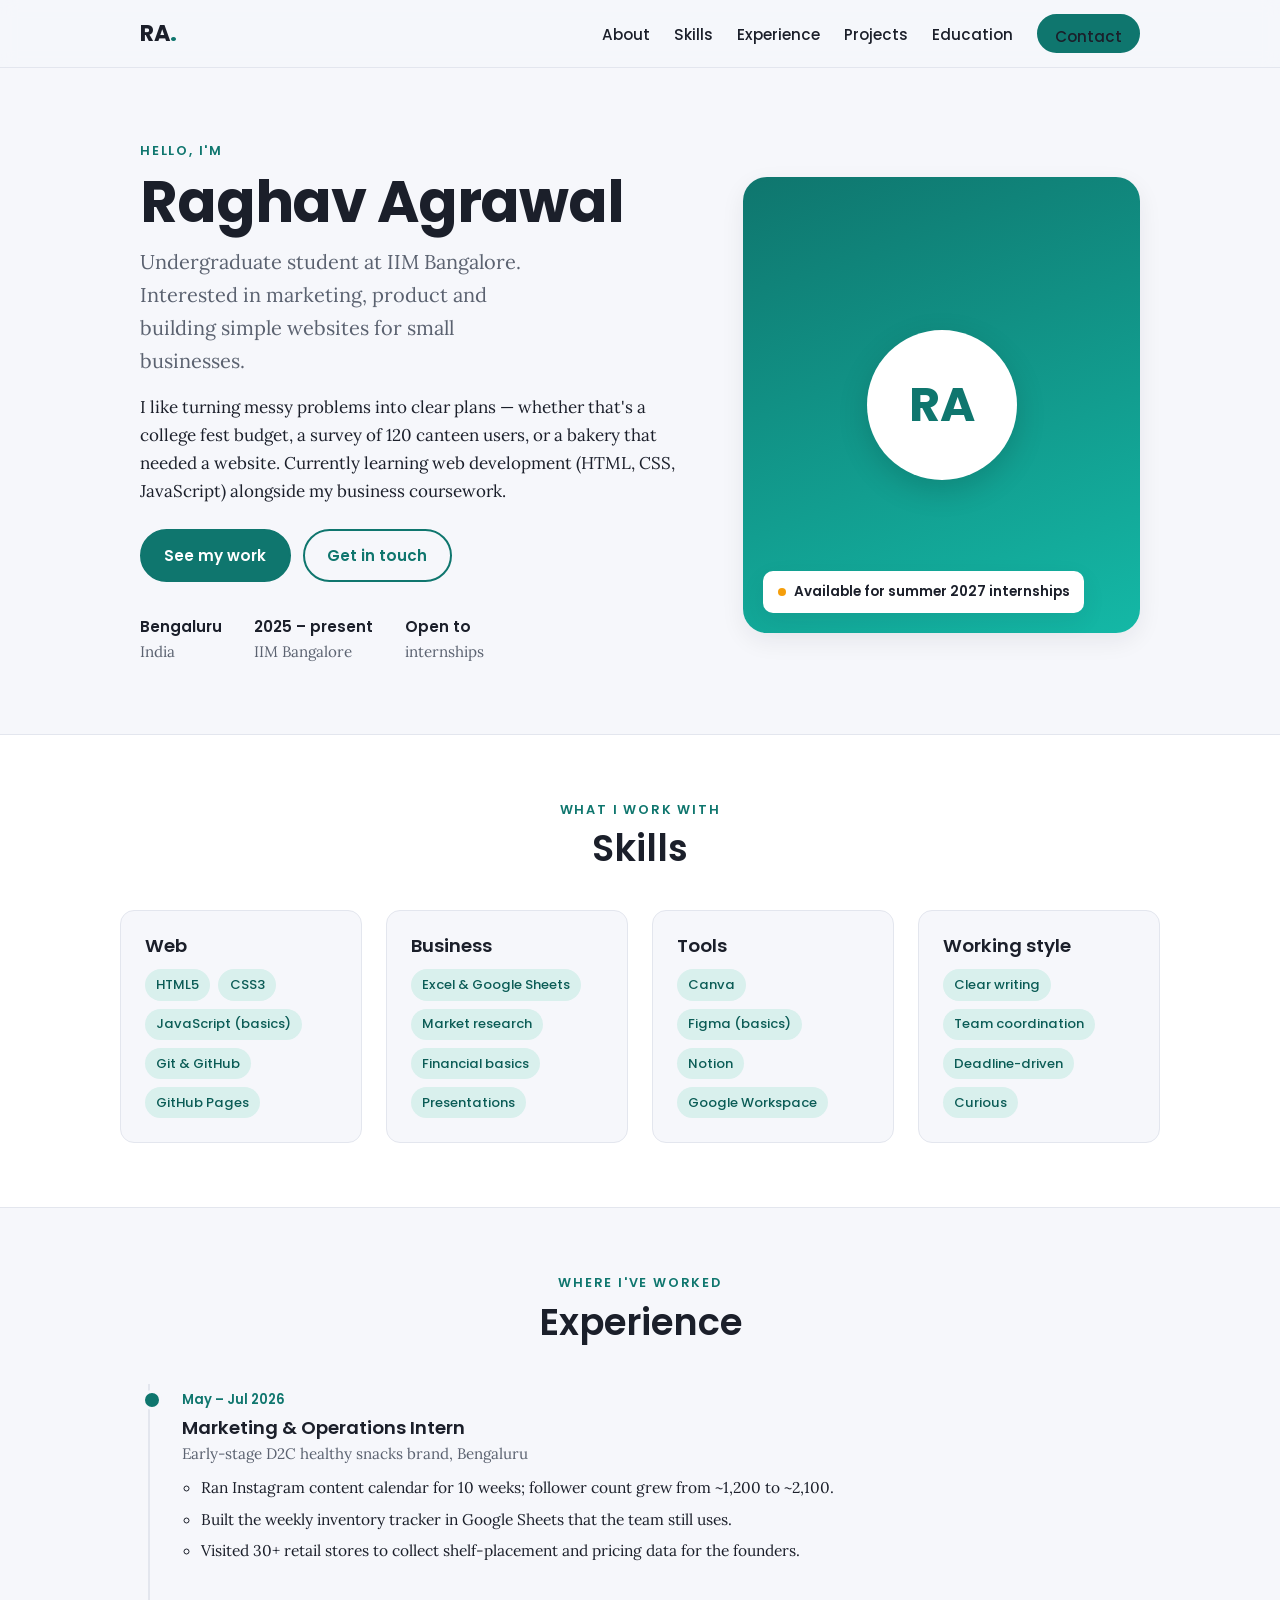
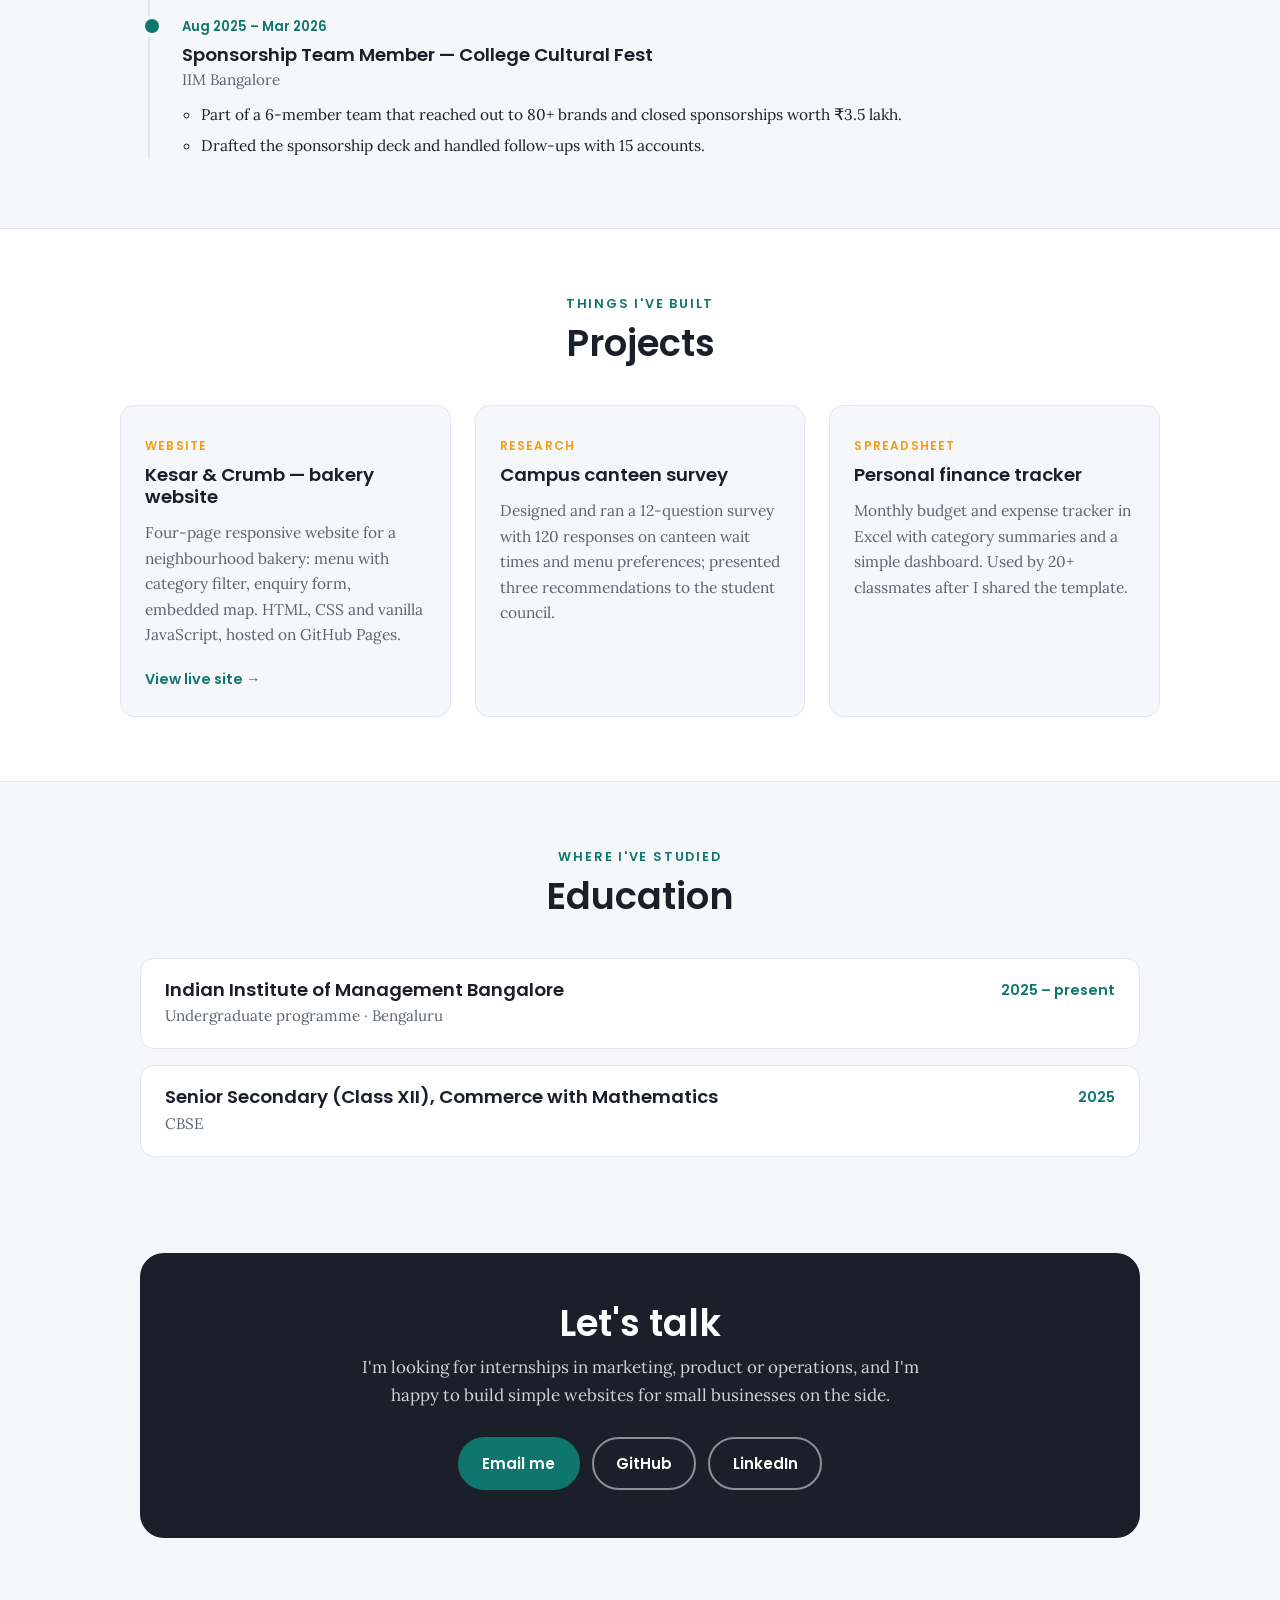
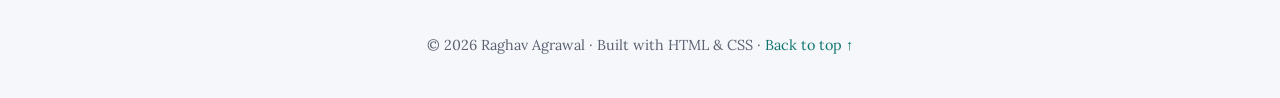
<file: index.html>
<!DOCTYPE html>
<html lang="en">
<head>
  <meta charset="UTF-8">
  <meta name="viewport" content="width=device-width, initial-scale=1.0">
  <title>Raghav Agrawal — Resume</title>
  <meta name="description" content="Personal resume website of Raghav Agrawal, undergraduate student at IIM Bangalore.">
  <!-- Google Fonts: Poppins for headings, Lora for body text -->
  <link rel="preconnect" href="https://fonts.googleapis.com">
  <link rel="preconnect" href="https://fonts.gstatic.com" crossorigin>
  <link href="https://fonts.googleapis.com/css2?family=Poppins:wght@500;600;700&family=Lora:ital,wght@0,400;0,500;1,400&display=swap" rel="stylesheet">
  <link rel="stylesheet" href="css/styles.css">
</head>
<body>

  <!-- ===== Navigation bar (flexbox, sticky) ===== -->
  <header id="top" class="site-header">
    <nav class="navbar">
      <a href="#top" class="logo">RA<span>.</span></a>
      <ul class="nav-links">
        <li><a href="#about">About</a></li>
        <li><a href="#skills">Skills</a></li>
        <li><a href="#experience">Experience</a></li>
        <li><a href="#projects">Projects</a></li>
        <li><a href="#education">Education</a></li>
        <li><a href="#contact" class="btn btn-small">Contact</a></li>
      </ul>
    </nav>
  </header>

  <main>

    <!-- ===== Hero ===== -->
    <section id="about" class="hero">
      <div class="hero-text">
        <p class="eyebrow">Hello, I'm</p>
        <h1>Raghav Agrawal</h1>
        <p class="tagline">Undergraduate student at IIM Bangalore. Interested in marketing, product and building simple websites for small businesses.</p>
        <p class="summary">I like turning messy problems into clear plans — whether that's a college fest budget, a survey of 120 canteen users, or a bakery that needed a website. Currently learning web development (HTML, CSS, JavaScript) alongside my business coursework.</p>
        <div class="hero-actions">
          <a href="#projects" class="btn">See my work</a>
          <a href="#contact" class="btn btn-outline">Get in touch</a>
        </div>
        <ul class="quick-facts">
          <li><strong>Bengaluru</strong> India</li>
          <li><strong>2025 – present</strong> IIM Bangalore</li>
          <li><strong>Open to</strong> internships</li>
        </ul>
      </div>
      <div class="hero-card">
        <div class="avatar">RA</div>
        <span class="badge">Available for summer 2027 internships</span>
      </div>
    </section>

    <!-- ===== Skills (cards, CSS grid) ===== -->
    <section id="skills" class="section section-alt">
      <div class="section-head">
        <p class="eyebrow">What I work with</p>
        <h2>Skills</h2>
      </div>
      <div class="card-grid">
        <article class="card">
          <h3>Web</h3>
          <ul class="tag-list">
            <li>HTML5</li><li>CSS3</li><li>JavaScript (basics)</li><li>Git &amp; GitHub</li><li>GitHub Pages</li>
          </ul>
        </article>
        <article class="card">
          <h3>Business</h3>
          <ul class="tag-list">
            <li>Excel &amp; Google Sheets</li><li>Market research</li><li>Financial basics</li><li>Presentations</li>
          </ul>
        </article>
        <article class="card">
          <h3>Tools</h3>
          <ul class="tag-list">
            <li>Canva</li><li>Figma (basics)</li><li>Notion</li><li>Google Workspace</li>
          </ul>
        </article>
        <article class="card">
          <h3>Working style</h3>
          <ul class="tag-list">
            <li>Clear writing</li><li>Team coordination</li><li>Deadline-driven</li><li>Curious</li>
          </ul>
        </article>
      </div>
    </section>

    <!-- ===== Experience (timeline) ===== -->
    <section id="experience" class="section">
      <div class="section-head">
        <p class="eyebrow">Where I've worked</p>
        <h2>Experience</h2>
      </div>
      <ol class="timeline">
        <li class="timeline-item">
          <span class="timeline-date">May – Jul 2026</span>
          <div class="timeline-body">
            <h3>Marketing &amp; Operations Intern</h3>
            <p class="muted">Early-stage D2C healthy snacks brand, Bengaluru</p>
            <ul>
              <li>Ran Instagram content calendar for 10 weeks; follower count grew from ~1,200 to ~2,100.</li>
              <li>Built the weekly inventory tracker in Google Sheets that the team still uses.</li>
              <li>Visited 30+ retail stores to collect shelf-placement and pricing data for the founders.</li>
            </ul>
          </div>
        </li>
        <li class="timeline-item">
          <span class="timeline-date">Aug 2025 – Mar 2026</span>
          <div class="timeline-body">
            <h3>Sponsorship Team Member — College Cultural Fest</h3>
            <p class="muted">IIM Bangalore</p>
            <ul>
              <li>Part of a 6-member team that reached out to 80+ brands and closed sponsorships worth ₹3.5 lakh.</li>
              <li>Drafted the sponsorship deck and handled follow-ups with 15 accounts.</li>
            </ul>
          </div>
        </li>
      </ol>
    </section>

    <!-- ===== Projects (cards) ===== -->
    <section id="projects" class="section section-alt">
      <div class="section-head">
        <p class="eyebrow">Things I've built</p>
        <h2>Projects</h2>
      </div>
      <div class="card-grid">
        <article class="card project-card">
          <span class="project-type">Website</span>
          <h3>Kesar &amp; Crumb — bakery website</h3>
          <p>Four-page responsive website for a neighbourhood bakery: menu with category filter, enquiry form, embedded map. HTML, CSS and vanilla JavaScript, hosted on GitHub Pages.</p>
          <a href="https://raghavmanojagrawal-lgtm.github.io/Kesar-and-crumb_IIMB/" class="text-link" target="_blank" rel="noopener">View live site →</a>
        </article>
        <article class="card project-card">
          <span class="project-type">Research</span>
          <h3>Campus canteen survey</h3>
          <p>Designed and ran a 12-question survey with 120 responses on canteen wait times and menu preferences; presented three recommendations to the student council.</p>
        </article>
        <article class="card project-card">
          <span class="project-type">Spreadsheet</span>
          <h3>Personal finance tracker</h3>
          <p>Monthly budget and expense tracker in Excel with category summaries and a simple dashboard. Used by 20+ classmates after I shared the template.</p>
        </article>
      </div>
    </section>

    <!-- ===== Education ===== -->
    <section id="education" class="section">
      <div class="section-head">
        <p class="eyebrow">Where I've studied</p>
        <h2>Education</h2>
      </div>
      <div class="edu-list">
        <div class="edu-item">
          <div>
            <h3>Indian Institute of Management Bangalore</h3>
            <p class="muted">Undergraduate programme · Bengaluru</p>
          </div>
          <span class="edu-year">2025 – present</span>
        </div>
        <div class="edu-item">
          <div>
            <h3>Senior Secondary (Class XII), Commerce with Mathematics</h3>
            <p class="muted">CBSE</p>
          </div>
          <span class="edu-year">2025</span>
        </div>
      </div>
    </section>

    <!-- ===== Contact ===== -->
    <section id="contact" class="section contact">
      <div class="contact-box">
        <h2>Let's talk</h2>
        <p>I'm looking for internships in marketing, product or operations, and I'm happy to build simple websites for small businesses on the side.</p>
        <div class="contact-actions">
          <a href="mailto:raghav.agrawal@example.com" class="btn">Email me</a>
          <a href="https://github.com/raghavmanojagrawal-lgtm" class="btn btn-outline" target="_blank" rel="noopener">GitHub</a>
          <a href="https://www.linkedin.com/" class="btn btn-outline" target="_blank" rel="noopener">LinkedIn</a>
        </div>
      </div>
    </section>

  </main>

  <footer class="site-footer">
    <p>© 2026 Raghav Agrawal · Built with HTML &amp; CSS · <a href="#top">Back to top ↑</a></p>
  </footer>

</body>
</html>
</file>
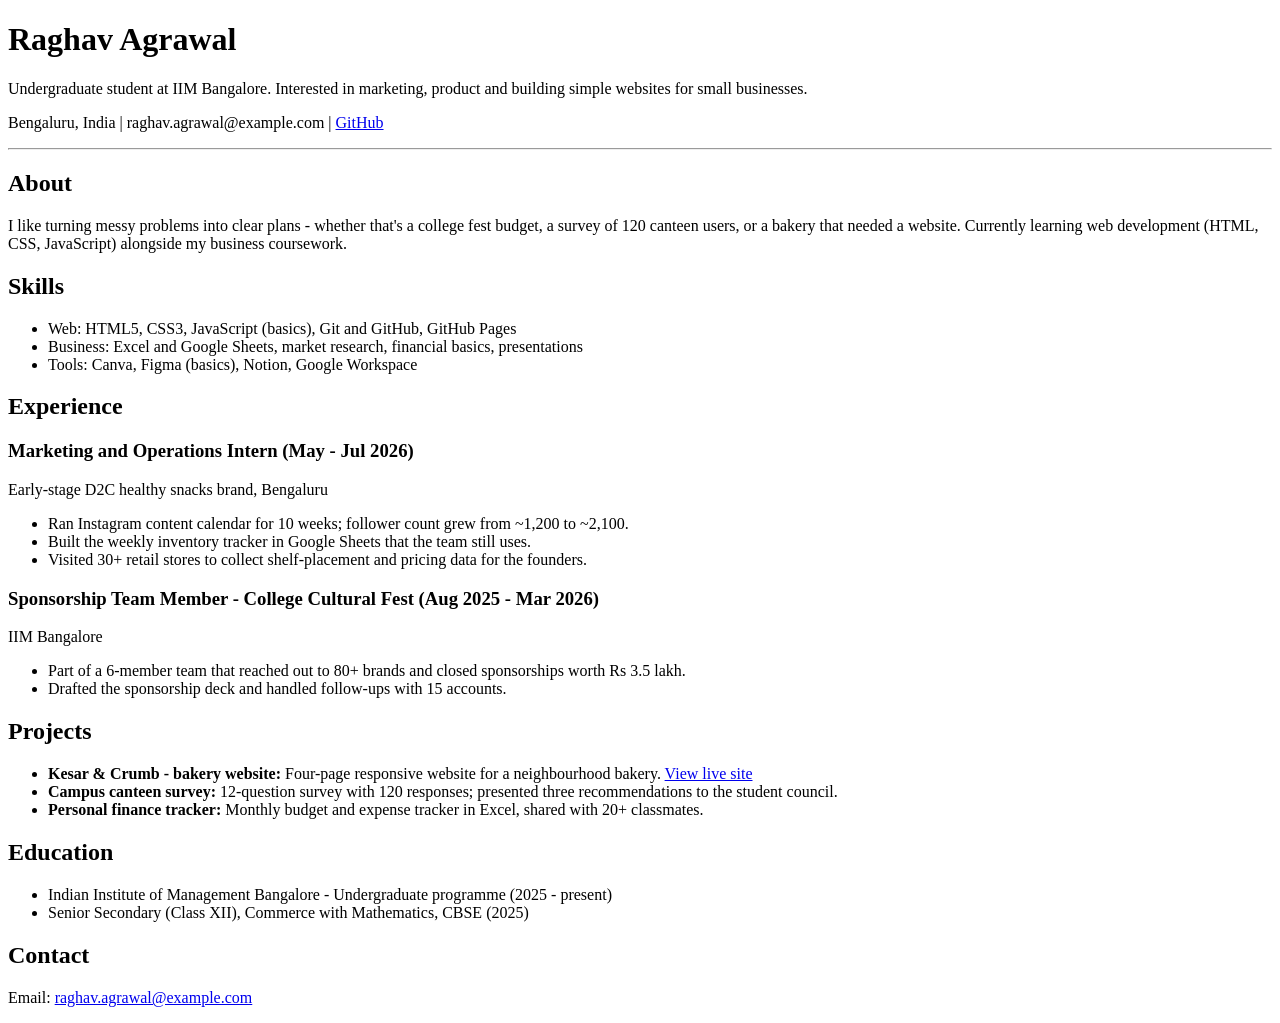
<file: v1-html-only.html>
<!DOCTYPE html>
<html lang="en">
<head>
  <meta charset="UTF-8">
  <meta name="viewport" content="width=device-width, initial-scale=1.0">
  <title>Raghav Agrawal - Resume</title>
</head>
<body>

  <h1>Raghav Agrawal</h1>
  <p>Undergraduate student at IIM Bangalore. Interested in marketing, product and building simple websites for small businesses.</p>
  <p>Bengaluru, India | raghav.agrawal@example.com | <a href="https://github.com/raghavmanojagrawal-lgtm">GitHub</a></p>

  <hr>

  <h2>About</h2>
  <p>I like turning messy problems into clear plans - whether that's a college fest budget, a survey of 120 canteen users, or a bakery that needed a website. Currently learning web development (HTML, CSS, JavaScript) alongside my business coursework.</p>

  <h2>Skills</h2>
  <ul>
    <li>Web: HTML5, CSS3, JavaScript (basics), Git and GitHub, GitHub Pages</li>
    <li>Business: Excel and Google Sheets, market research, financial basics, presentations</li>
    <li>Tools: Canva, Figma (basics), Notion, Google Workspace</li>
  </ul>

  <h2>Experience</h2>
  <h3>Marketing and Operations Intern (May - Jul 2026)</h3>
  <p>Early-stage D2C healthy snacks brand, Bengaluru</p>
  <ul>
    <li>Ran Instagram content calendar for 10 weeks; follower count grew from ~1,200 to ~2,100.</li>
    <li>Built the weekly inventory tracker in Google Sheets that the team still uses.</li>
    <li>Visited 30+ retail stores to collect shelf-placement and pricing data for the founders.</li>
  </ul>
  <h3>Sponsorship Team Member - College Cultural Fest (Aug 2025 - Mar 2026)</h3>
  <p>IIM Bangalore</p>
  <ul>
    <li>Part of a 6-member team that reached out to 80+ brands and closed sponsorships worth Rs 3.5 lakh.</li>
    <li>Drafted the sponsorship deck and handled follow-ups with 15 accounts.</li>
  </ul>

  <h2>Projects</h2>
  <ul>
    <li><strong>Kesar &amp; Crumb - bakery website:</strong> Four-page responsive website for a neighbourhood bakery. <a href="https://raghavmanojagrawal-lgtm.github.io/Kesar-and-crumb_IIMB/">View live site</a></li>
    <li><strong>Campus canteen survey:</strong> 12-question survey with 120 responses; presented three recommendations to the student council.</li>
    <li><strong>Personal finance tracker:</strong> Monthly budget and expense tracker in Excel, shared with 20+ classmates.</li>
  </ul>

  <h2>Education</h2>
  <ul>
    <li>Indian Institute of Management Bangalore - Undergraduate programme (2025 - present)</li>
    <li>Senior Secondary (Class XII), Commerce with Mathematics, CBSE (2025)</li>
  </ul>

  <h2>Contact</h2>
  <p>Email: <a href="mailto:raghav.agrawal@example.com">raghav.agrawal@example.com</a></p>

</body>
</html>
</file>
<file: css/styles.css>
/* ============================================================
   Raghav Agrawal — Resume website
   CSS module assignment: fonts, colour palette, selectors,
   display & positioning, alignment, spacing, text formatting.
   ============================================================ */

/* ---------- 1. Colour palette & fonts (CSS variables) ---------- */
:root {
  --ink: #1b1f2a;          /* main text */
  --ink-soft: #5b6270;     /* secondary text */
  --bg: #f6f7fb;           /* page background */
  --surface: #ffffff;      /* cards */
  --line: #e3e6ee;         /* borders */
  --accent: #0f766e;       /* teal — buttons, highlights */
  --accent-dark: #0b5c56;
  --accent-soft: #d9f0ed;  /* light teal tint */
  --amber: #f59e0b;        /* small pops of colour */

  --font-heading: "Poppins", "Segoe UI", Arial, sans-serif;
  --font-body: "Lora", Georgia, "Times New Roman", serif;

  --radius: 14px;
  --shadow: 0 8px 24px rgba(27, 31, 42, 0.07);
  --max-width: 1040px;
}

/* ---------- 2. Element selectors: base typography ---------- */
* { box-sizing: border-box; }

html { scroll-behavior: smooth; }

body {
  margin: 0;
  font-family: var(--font-body);
  font-size: 17px;
  line-height: 1.65;
  color: var(--ink);
  background: var(--bg);
}

h1, h2, h3 {
  font-family: var(--font-heading);
  line-height: 1.2;
  margin: 0 0 0.5rem;
  color: var(--ink);
}

h1 { font-size: clamp(2.4rem, 5vw, 3.6rem); font-weight: 700; letter-spacing: -0.02em; }
h2 { font-size: clamp(1.7rem, 3vw, 2.3rem); font-weight: 600; }
h3 { font-size: 1.15rem; font-weight: 600; }

p  { margin: 0 0 1rem; }
ul { margin: 0; padding-left: 1.2rem; }
li { margin-bottom: 0.35rem; }

a { color: var(--accent); text-decoration: none; }
a:hover { color: var(--accent-dark); text-decoration: underline; }

/* ---------- 3. Class selectors: reusable pieces ---------- */
.eyebrow {
  font-family: var(--font-heading);
  font-size: 0.8rem;
  font-weight: 600;
  letter-spacing: 0.14em;
  text-transform: uppercase;
  color: var(--accent);
  margin-bottom: 0.4rem;
}

.muted { color: var(--ink-soft); font-size: 0.95rem; margin-bottom: 0.6rem; }

.btn {
  display: inline-block;
  font-family: var(--font-heading);
  font-weight: 600;
  font-size: 0.95rem;
  padding: 0.75rem 1.4rem;
  border-radius: 999px;
  background: var(--accent);
  color: #fff;
  border: 2px solid var(--accent);
  transition: background 0.15s ease, transform 0.15s ease;
}
.btn:hover { background: var(--accent-dark); border-color: var(--accent-dark); color: #fff; text-decoration: none; transform: translateY(-1px); }
.btn-outline { background: transparent; color: var(--accent); }
.btn-outline:hover { background: var(--accent-soft); color: var(--accent-dark); }
.btn-small { padding: 0.45rem 1rem; font-size: 0.85rem; }

.text-link { font-family: var(--font-heading); font-weight: 600; font-size: 0.9rem; }

/* ---------- 4. Navigation bar: flexbox + sticky positioning ---------- */
.site-header {
  position: sticky;           /* stays visible while scrolling */
  top: 0;
  z-index: 100;
  background: rgba(246, 247, 251, 0.9);
  backdrop-filter: blur(8px);
  border-bottom: 1px solid var(--line);
}

.navbar {
  max-width: var(--max-width);
  margin: 0 auto;
  padding: 0.9rem 1.25rem;
  display: flex;              /* logo left, links right */
  align-items: center;
  justify-content: space-between;
}

.logo {
  font-family: var(--font-heading);
  font-weight: 700;
  font-size: 1.4rem;
  color: var(--ink);
  letter-spacing: -0.02em;
}
.logo span { color: var(--accent); }

.nav-links {
  list-style: none;
  padding: 0;
  display: flex;
  gap: 1.5rem;
  align-items: center;
}
.nav-links li { margin: 0; }
.nav-links a {
  font-family: var(--font-heading);
  font-weight: 500;
  font-size: 0.95rem;
  color: var(--ink);
  padding-bottom: 2px;
  border-bottom: 2px solid transparent;
}
.nav-links a:hover { color: var(--accent); text-decoration: none; border-bottom-color: var(--accent); }
.nav-links .btn { border-bottom: 2px solid var(--accent); }

/* ---------- 5. Hero: two-column grid + positioned badge ---------- */
.hero {
  max-width: var(--max-width);
  margin: 0 auto;
  padding: 4.5rem 1.25rem 4rem;
  display: grid;
  grid-template-columns: 1.4fr 1fr;
  gap: 3rem;
  align-items: center;
}

.tagline {
  font-size: 1.25rem;
  color: var(--ink-soft);
  max-width: 34ch;
}
.summary { max-width: 58ch; }

.hero-actions { display: flex; gap: 0.75rem; flex-wrap: wrap; margin: 1.5rem 0 2rem; }

.quick-facts {
  list-style: none;
  padding: 0;
  display: flex;
  gap: 2rem;
  flex-wrap: wrap;
  font-size: 0.95rem;
  color: var(--ink-soft);
}
.quick-facts strong { display: block; font-family: var(--font-heading); color: var(--ink); font-weight: 600; }

.hero-card {
  position: relative;          /* anchor for the absolutely-positioned badge */
  background: linear-gradient(160deg, var(--accent) 0%, #14b8a6 100%);
  border-radius: 24px;
  aspect-ratio: 4 / 4.6;
  display: flex;
  align-items: center;
  justify-content: center;
  box-shadow: var(--shadow);
}

.avatar {
  width: 150px;
  height: 150px;
  border-radius: 50%;
  background: #fff;
  color: var(--accent);
  font-family: var(--font-heading);
  font-weight: 700;
  font-size: 3rem;
  display: flex;
  align-items: center;
  justify-content: center;
  box-shadow: 0 10px 30px rgba(0, 0, 0, 0.15);
}

.badge {
  position: absolute;          /* pinned to the bottom-left of the card */
  left: 1.25rem;
  bottom: 1.25rem;
  background: #fff;
  color: var(--ink);
  font-family: var(--font-heading);
  font-size: 0.85rem;
  font-weight: 600;
  padding: 0.6rem 0.9rem;
  border-radius: 10px;
  box-shadow: var(--shadow);
}
.badge::before {
  content: "";
  display: inline-block;
  width: 8px; height: 8px;
  border-radius: 50%;
  background: var(--amber);
  margin-right: 0.5rem;
}

/* ---------- 6. Sections & spacing ---------- */
.section {
  max-width: var(--max-width);
  margin: 0 auto;
  padding: 4rem 1.25rem;
}
.section-alt {
  max-width: none;             /* full-width tinted band */
  background: var(--surface);
  border-top: 1px solid var(--line);
  border-bottom: 1px solid var(--line);
}
.section-alt > * { max-width: var(--max-width); margin-left: auto; margin-right: auto; }

.section-head { text-align: center; margin-bottom: 2.5rem; }

/* ---------- 7. Cards: CSS grid ---------- */
.card-grid {
  display: grid;
  grid-template-columns: repeat(auto-fit, minmax(230px, 1fr));
  gap: 1.5rem;
}

.card {
  background: var(--bg);
  border: 1px solid var(--line);
  border-radius: var(--radius);
  padding: 1.5rem;
  transition: transform 0.15s ease, box-shadow 0.15s ease;
}
.section:not(.section-alt) .card { background: var(--surface); }
.card:hover { transform: translateY(-3px); box-shadow: var(--shadow); }
.card h3 { margin-bottom: 0.75rem; }

.tag-list { list-style: none; padding: 0; display: flex; flex-wrap: wrap; gap: 0.5rem; }
.tag-list li {
  margin: 0;
  font-family: var(--font-heading);
  font-size: 0.82rem;
  font-weight: 500;
  background: var(--accent-soft);
  color: var(--accent-dark);
  padding: 0.3rem 0.7rem;
  border-radius: 999px;
}

.project-card p { font-size: 0.97rem; color: var(--ink-soft); }
.project-type {
  display: inline-block;
  font-family: var(--font-heading);
  font-size: 0.75rem;
  font-weight: 600;
  letter-spacing: 0.1em;
  text-transform: uppercase;
  color: var(--amber);
  margin-bottom: 0.5rem;
}

/* ---------- 8. Timeline: relative/absolute positioning ---------- */
.timeline {
  list-style: none;
  padding: 0;
  margin: 0;
  position: relative;
  border-left: 2px solid var(--line);
  margin-left: 0.5rem;
}

.timeline-item {
  position: relative;
  padding: 0 0 2.25rem 2rem;
}
.timeline-item:last-child { padding-bottom: 0; }

.timeline-item::before {          /* the dot on the line */
  content: "";
  position: absolute;
  left: -8px;
  top: 0.35rem;
  width: 14px;
  height: 14px;
  border-radius: 50%;
  background: var(--accent);
  border: 3px solid var(--bg);
}

.timeline-date {
  display: inline-block;
  font-family: var(--font-heading);
  font-size: 0.82rem;
  font-weight: 600;
  color: var(--accent);
  margin-bottom: 0.4rem;
}

.timeline-body h3 { margin-bottom: 0.1rem; }
.timeline-body ul { color: var(--ink); font-size: 0.97rem; }

/* ---------- 9. Education list: flexbox alignment ---------- */
.edu-list { display: grid; gap: 1rem; }
.edu-item {
  display: flex;
  justify-content: space-between;
  align-items: flex-start;
  gap: 1.5rem;
  background: var(--surface);
  border: 1px solid var(--line);
  border-radius: var(--radius);
  padding: 1.25rem 1.5rem;
}
.edu-item h3 { margin-bottom: 0.15rem; }
.edu-item .muted { margin: 0; }
.edu-year {
  font-family: var(--font-heading);
  font-weight: 600;
  font-size: 0.9rem;
  color: var(--accent);
  white-space: nowrap;
}

/* ---------- 10. Contact: ID selector for a one-off block ---------- */
#contact { padding-top: 2rem; }

.contact-box {
  background: var(--ink);
  color: #fff;
  border-radius: 24px;
  padding: 3rem 2rem;
  text-align: center;
}
.contact-box h2 { color: #fff; }
.contact-box p { max-width: 52ch; margin: 0 auto 1.75rem; color: rgba(255, 255, 255, 0.8); }
.contact-actions { display: flex; gap: 0.75rem; justify-content: center; flex-wrap: wrap; }
.contact-box .btn-outline { color: #fff; border-color: rgba(255, 255, 255, 0.5); }
.contact-box .btn-outline:hover { background: rgba(255, 255, 255, 0.1); color: #fff; }

/* ---------- 11. Footer ---------- */
.site-footer {
  text-align: center;
  padding: 2rem 1.25rem 2.5rem;
  color: var(--ink-soft);
  font-size: 0.9rem;
}
.site-footer p { margin: 0; }

/* ---------- 12. Responsive: stack on small screens ---------- */
@media (max-width: 760px) {
  .hero { grid-template-columns: 1fr; padding-top: 3rem; text-align: left; }
  .hero-card { aspect-ratio: 16 / 9; }
  .nav-links { gap: 0.9rem; }
  .nav-links li:nth-child(n+4):not(:last-child) { display: none; } /* keep nav short on phones */
  .edu-item { flex-direction: column; gap: 0.5rem; }
  body { font-size: 16px; }
}
</file>
